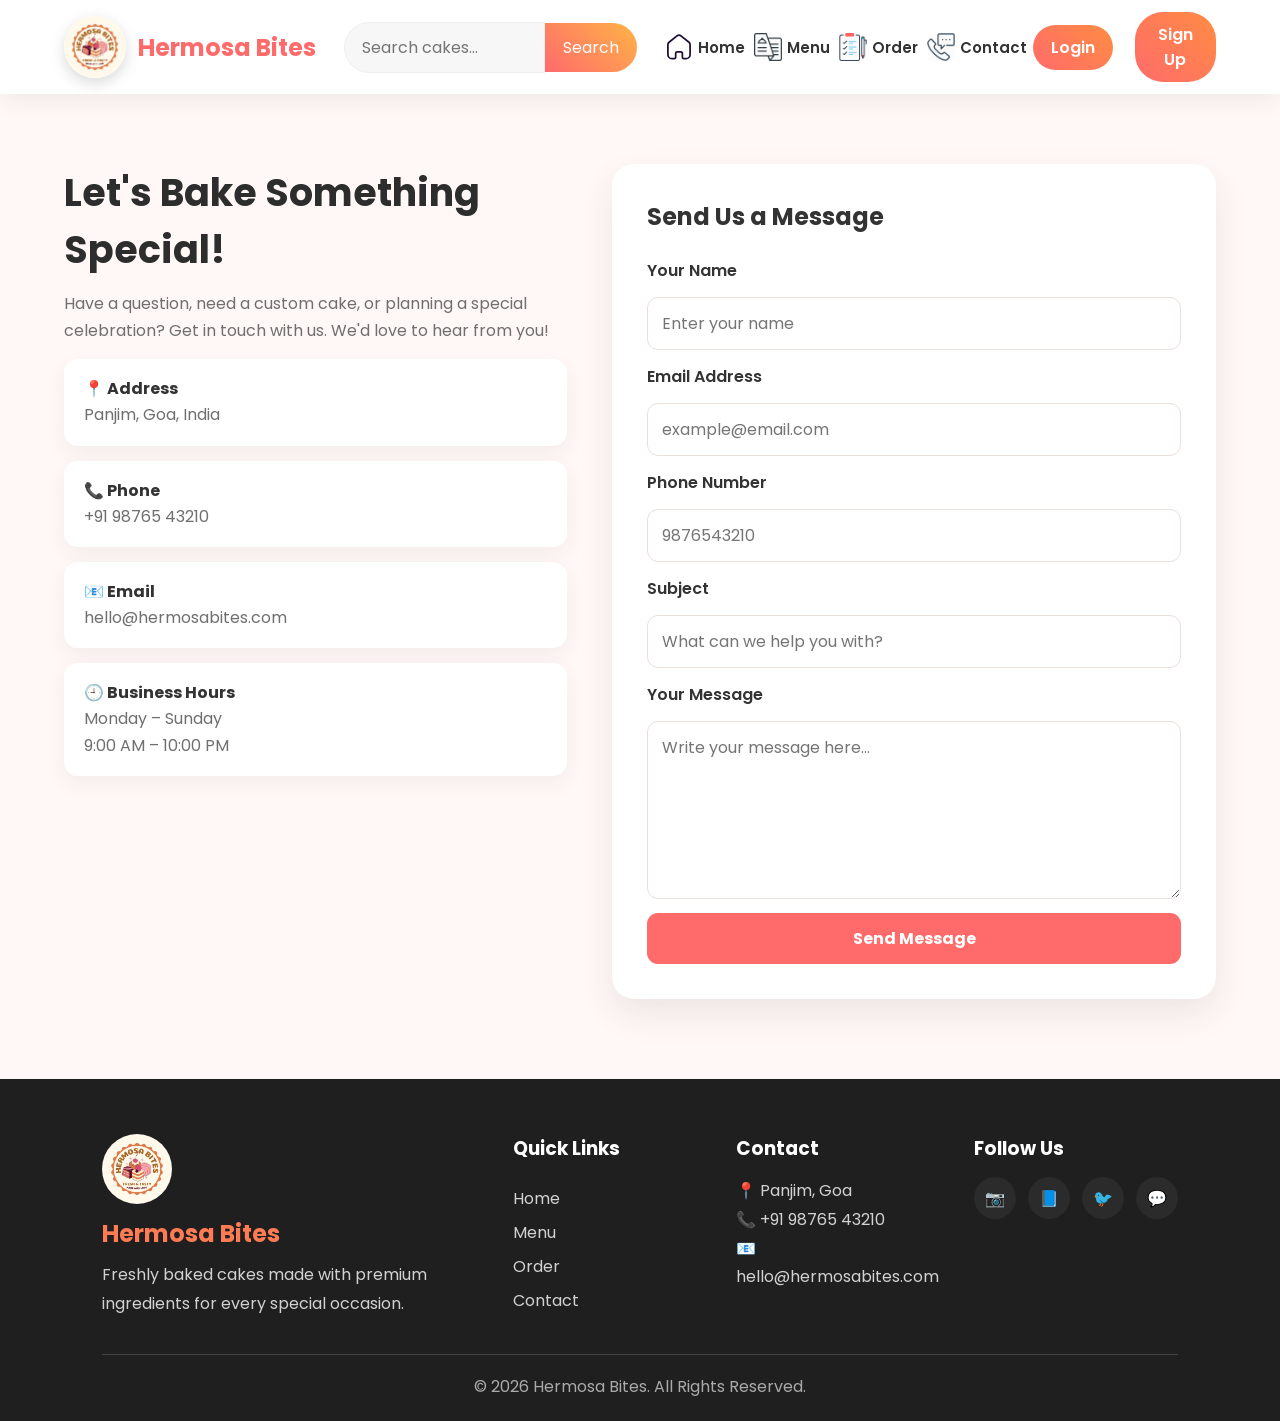
<file: contact.html>
<!DOCTYPE html>
<html lang="en">

<head>
    <meta charset="UTF-8">
    <meta name="viewport" content="width=device-width, initial-scale=1.0">

    <title>Contact Us | Hermosa Bites</title>

    <link rel="stylesheet" href="styles.css">
</head>

<body>

<header>

    <nav class="navbar">

        <div class="logo">
            <img src="hermosabites.png" alt="Hermosa Bites">
            <h2>Hermosa Bites</h2>
        </div>

        <div class="search-container">

            <input
                type="text"
                class="search-input"
                placeholder="Search cakes..."
            >

            <button class="search-button">
                Search
            </button>

        </div>

        <div class="user-menu">

            <ul>

                <li>
                    <a href="index.html">
                        <img src="home.svg" alt="Home">
                        <span>Home</span>
                    </a>
                </li>

                <li>
                    <a href="menu.html">
                        <img src="Menu.png" alt="Menu">
                        <span>Menu</span>
                    </a>
                </li>

                <li>
                    <a href="order.html">
                        <img src="Order.png" alt="Order">
                        <span>Order</span>
                    </a>
                </li>

                <li>
                    <a href="contact.html">
                        <img src="contact.png" alt="Contact">
                        <span>Contact</span>
                    </a>
                </li>

                <li>
                    <button id="loginBtn" class="button">
                        Login
                    </button>
                </li>

                <li>
                    <button id="signupBtn" class="button">
                        Sign Up
                    </button>
                </li>

            </ul>

        </div>

    </nav>

</header>


<!-- =========================
     CONTACT SECTION
========================= -->

<section class="contact-section">


    <!-- CONTACT INFORMATION -->

    <div class="contact-content">

        <h2>
            Let's Bake Something Special!
        </h2>

        <p>
            Have a question, need a custom cake, or planning
            a special celebration? Get in touch with us.
            We'd love to hear from you!
        </p>


        <div class="contact-box">

            <strong>📍 Address</strong>

            <p>
                Panjim, Goa, India
            </p>

        </div>


        <div class="contact-box">

            <strong>📞 Phone</strong>

            <p>
                +91 98765 43210
            </p>

        </div>


        <div class="contact-box">

            <strong>📧 Email</strong>

            <p>
                hello@hermosabites.com
            </p>

        </div>


        <div class="contact-box">

            <strong>🕘 Business Hours</strong>

            <p>
                Monday – Sunday<br>
                9:00 AM – 10:00 PM
            </p>

        </div>

    </div>


    <!-- CONTACT FORM -->

    <form id="contactForm">

        <h2>
            Send Us a Message
        </h2>


        <label for="contactName">
            Your Name
        </label>

        <input
            type="text"
            id="contactName"
            name="name"
            placeholder="Enter your name"
            required
        >


        <label for="contactEmail">
            Email Address
        </label>

        <input
            type="email"
            id="contactEmail"
            name="email"
            placeholder="example@email.com"
            required
        >


        <label for="contactPhone">
            Phone Number
        </label>

        <input
            type="tel"
            id="contactPhone"
            name="phone"
            placeholder="9876543210"
        >


        <label for="contactSubject">
            Subject
        </label>

        <input
            type="text"
            id="contactSubject"
            name="subject"
            placeholder="What can we help you with?"
            required
        >


        <label for="contactMessage">
            Your Message
        </label>

        <textarea
            id="contactMessage"
            name="message"
            rows="6"
            placeholder="Write your message here..."
            required
        ></textarea>


        <input
            type="submit"
            value="Send Message"
        >

    </form>

</section>


<!-- =========================
     FOOTER
========================= -->

<footer class="footer">

    <div class="footer-container">


        <div class="footer-about">

            <img
                src="hermosabites.png"
                alt="Hermosa Bites"
            >

            <h2>
                Hermosa Bites
            </h2>

            <p>
                Freshly baked cakes made with premium
                ingredients for every special occasion.
            </p>

        </div>


        <div class="footer-links">

            <h3>
                Quick Links
            </h3>

            <a href="index.html">
                Home
            </a>

            <a href="menu.html">
                Menu
            </a>

            <a href="order.html">
                Order
            </a>

            <a href="contact.html">
                Contact
            </a>

        </div>


        <div class="footer-contact">

            <h3>
                Contact
            </h3>

            <p>
                📍 Panjim, Goa
            </p>

            <p>
                📞 +91 98765 43210
            </p>

            <p>
                📧 hello@hermosabites.com
            </p>

        </div>


        <div class="footer-social">

            <h3>
                Follow Us
            </h3>

            <div class="social-icons">

                <a href="#">📷</a>
                <a href="#">📘</a>
                <a href="#">🐦</a>
                <a href="#">💬</a>

            </div>

        </div>

    </div>


    <hr>


    <p class="copyright">
        © 2026 Hermosa Bites. All Rights Reserved.
    </p>

</footer>


<!-- =========================
     LOGIN MODAL
========================= -->

<div id="loginModal" class="modal">

    <div class="modal-content">

        <span class="close">
            &times;
        </span>

        <h2>
            Welcome Back
        </h2>

        <form>

            <label for="loginUsername">
                Username
            </label>

            <input
                type="text"
                id="loginUsername"
                placeholder="Enter username"
                required
            >

            <label for="loginPassword">
                Password
            </label>

            <input
                type="password"
                id="loginPassword"
                placeholder="Enter password"
                required
            >

            <input
                type="submit"
                value="Login"
            >

        </form>

    </div>

</div>


<!-- =========================
     SIGNUP MODAL
========================= -->

<div id="signupModal" class="modal">

    <div class="modal-content">

        <span class="close">
            &times;
        </span>

        <h2>
            Create Account
        </h2>

        <form>

            <label for="signupUsername">
                Username
            </label>

            <input
                type="text"
                id="signupUsername"
                placeholder="Choose a username"
                required
            >

            <label for="signupEmail">
                Email
            </label>

            <input
                type="email"
                id="signupEmail"
                placeholder="Enter your email"
                required
            >

            <label for="signupPassword">
                Password
            </label>

            <input
                type="password"
                id="signupPassword"
                placeholder="Create a password"
                required
            >

            <input
                type="submit"
                value="Create Account"
            >

        </form>

    </div>

</div>


<script src="index.js"></script>

</body>
</html>
</file>
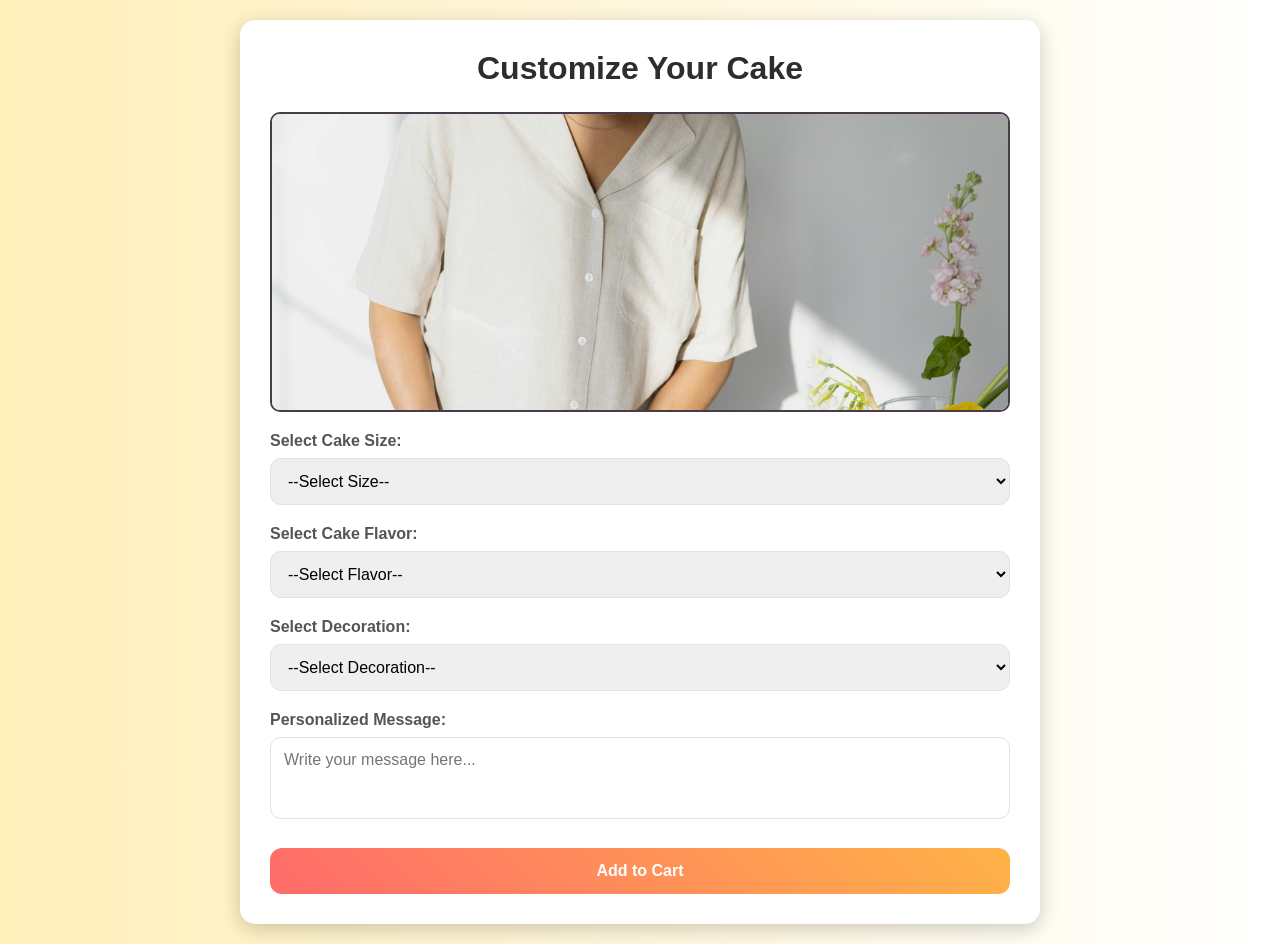
<file: custom.html>
<!DOCTYPE html>
<html lang="en">
<head>
    <meta charset="UTF-8">
    <meta name="viewport" content="width=device-width, initial-scale=1.0">
    <title>Cake Customization</title>
    <link rel="stylesheet" href="styles.css"> 
    <style>
        body {
    font-family: 'Segoe UI', Tahoma, Geneva, Verdana, sans-serif;
    background: linear-gradient(to right, #ffefba, #ffffff);
    margin: 0;
    padding: 20px;
}

.customization-container {
    background: white;
    border-radius: 15px;
    box-shadow: 0 5px 20px rgba(0, 0, 0, 0.2);
    padding: 30px;
    max-width: 800px;
    margin: auto;
}

h2 {
    text-align: center;
    color: #302a30;
    margin-bottom: 20px;
    font-size: 28px;
}

.selected-cake {
    text-align: center;
    margin-bottom: 20px;
}

.selected-cake img {
    max-width: 100%;
    height: 300px;
    border-radius: 10px;
    border: 2px solid #4a3b4a; /* Border around image */
}

.form-group {
    margin-bottom: 20px;
}

label {
    display: block;
    margin-bottom: 5px;
    font-weight: bold;
    color: #555;
}

select, textarea {
    width: 100%;
    padding: 12px;
    border: 2px solid #a1609b;
    border-radius: 8px;
    font-size: 16px;
    transition: border-color 0.3s;
}

select:focus, textarea:focus {
    border-color: #7467cea4;
    outline: none;
}

textarea {
    resize: none;
}

button {
    background: linear-gradient(to right, #fe00c3, #3e3c38);
    color: white;
    padding: 12px 15px;
    border: none;
    border-radius: 8px;
    cursor: pointer;
    font-size: 16px;
    transition: all 0.3s, transform 0.2s;
    width: 100%;
}

button:hover {
    background: linear-gradient(to right, #52145b, #605d52);
    transform: translateY(-2px);
}

button:active {
    transform: translateY(0);
    background: #c69d00; /* Darker shade on click */
}

    </style>
</head>
<body>
    <div class="customization-container">
        <h2>Customize Your Cake</h2>
        
        <div class="selected-cake">
            <img id="selected-cake-image" src="custom_cake.jpg"  alt="Selected Cake"> <!-- Default image -->
        </div>

        <form id="cake-customization-form">
            <div class="form-group">
                <label for="cake-size">Select Cake Size:</label>
                <select id="cake-size" name="cake-size" required>
                    <option value="">--Select Size--</option>
                    <option value="small">Small (6 inches)</option>
                    <option value="medium">Medium (8 inches)</option>
                    <option value="large">Large (10 inches)</option>
                </select>
            </div>

            <div class="form-group">
                <label for="cake-flavor">Select Cake Flavor:</label>
                <select id="cake-flavor" name="cake-flavor" required>
                    <option value="">--Select Flavor--</option>
                    <option value="chocolate">Chocolate</option>
                    <option value="vanilla">Vanilla</option>
                    <option value="red-velvet">Red Velvet</option>
                    <option value="carrot">Carrot</option>
                </select>
            </div>

            <div class="form-group">
                <label for="cake-decoration">Select Decoration:</label>
                <select id="cake-decoration" name="cake-decoration">
                    <option value="">--Select Decoration--</option>
                    <option value="none">None</option>
                    <option value="sprinkles">Sprinkles</option>
                    <option value="fruits">Fruits</option>
                    <option value="flowers">Flowers</option>
                </select>
            </div>

            <div class="form-group">
                <label for="personal-message">Personalized Message:</label>
                <textarea id="personal-message" name="personal-message" rows="3" placeholder="Write your message here..."></textarea>
            </div>

            <button type="submit">Add to Cart</button>
        </form>
    </div>

    <script src="index.js"></script> <!-- Link to your external JavaScript -->
</body>
</html>
</file>
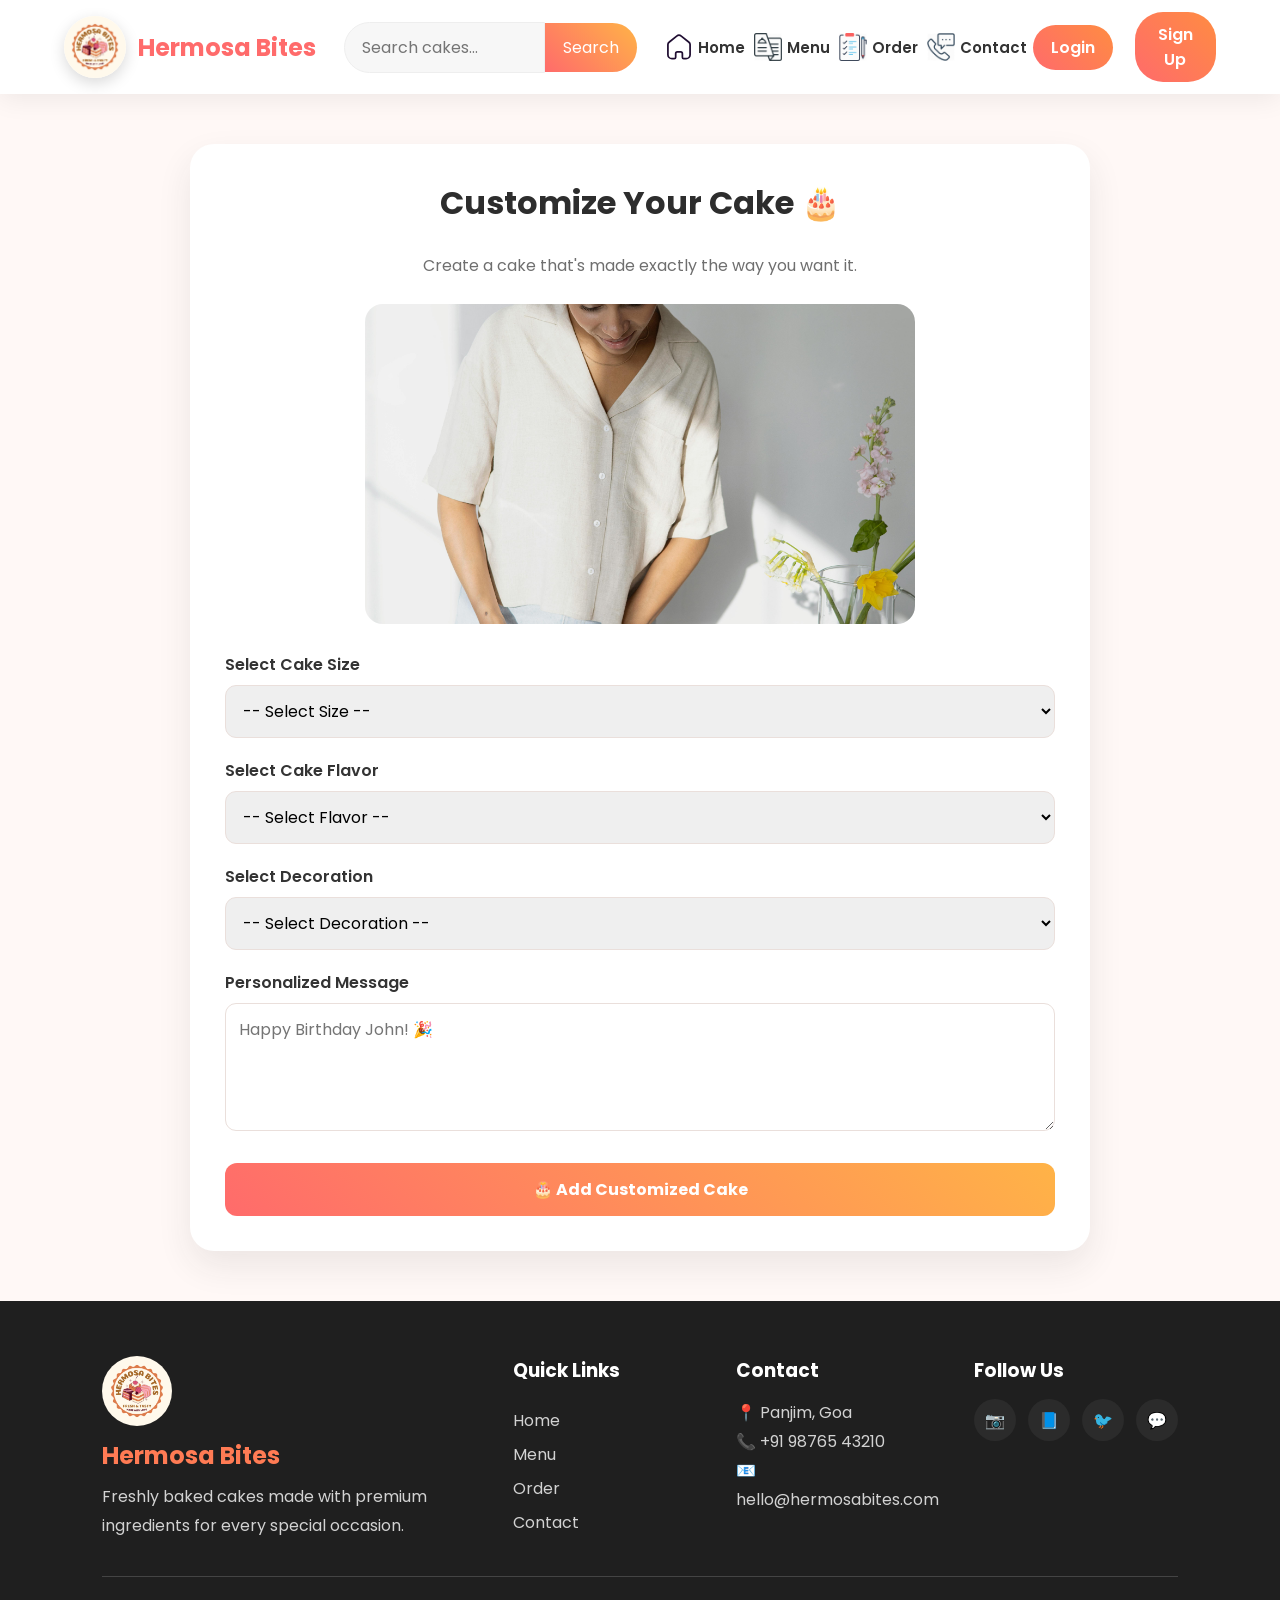
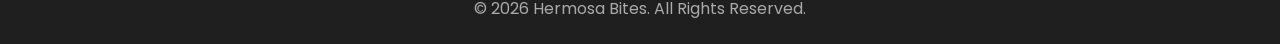
<file: customize.html>
<!DOCTYPE html>
<html lang="en">

<head>
    <meta charset="UTF-8">
    <meta name="viewport" content="width=device-width, initial-scale=1.0">

    <title>Customize Your Cake | Hermosa Bites</title>

    <link rel="stylesheet" href="styles.css">
</head>

<body>

<header>

    <nav class="navbar">

        <div class="logo">
            <img src="hermosabites.png" alt="Hermosa Bites">
            <h2>Hermosa Bites</h2>
        </div>

        <div class="search-container">

            <input
                type="text"
                class="search-input"
                placeholder="Search cakes..."
            >

            <button class="search-button">
                Search
            </button>

        </div>

        <div class="user-menu">

            <ul>

                <li>
                    <a href="index.html">
                        <img src="home.svg" alt="Home">
                        <span>Home</span>
                    </a>
                </li>

                <li>
                    <a href="menu.html">
                        <img src="Menu.png" alt="Menu">
                        <span>Menu</span>
                    </a>
                </li>

                <li>
                    <a href="order.html">
                        <img src="Order.png" alt="Order">
                        <span>Order</span>
                    </a>
                </li>

                <li>
                    <a href="contact.html">
                        <img src="contact.png" alt="Contact">
                        <span>Contact</span>
                    </a>
                </li>

                <li>
                    <button id="loginBtn" class="button">
                        Login
                    </button>
                </li>

                <li>
                    <button id="signupBtn" class="button">
                        Sign Up
                    </button>
                </li>

            </ul>

        </div>

    </nav>

</header>


<!-- =========================
     CUSTOMIZATION
========================= -->

<main class="customization-container">

    <h2>Customize Your Cake 🎂</h2>

    <p style="text-align:center; margin-bottom:25px;">
        Create a cake that's made exactly the way you want it.
    </p>


    <div class="selected-cake">

        <img
            id="selected-cake-image"
            src="custom_cake.jpg"
            alt="Your customized cake"
        >

    </div>


    <form id="cake-customization-form">


        <div class="form-group">

            <label for="cake-size">
                Select Cake Size
            </label>

            <select
                id="cake-size"
                name="cake-size"
                required
            >

                <option value="">
                    -- Select Size --
                </option>

                <option value="small">
                    Small — 6 inches
                </option>

                <option value="medium">
                    Medium — 8 inches
                </option>

                <option value="large">
                    Large — 10 inches
                </option>

            </select>

        </div>


        <div class="form-group">

            <label for="cake-flavor">
                Select Cake Flavor
            </label>

            <select
                id="cake-flavor"
                name="cake-flavor"
                required
            >

                <option value="">
                    -- Select Flavor --
                </option>

                <option value="chocolate">
                    Chocolate
                </option>

                <option value="vanilla">
                    Vanilla
                </option>

                <option value="red-velvet">
                    Red Velvet
                </option>

                <option value="carrot">
                    Carrot
                </option>

            </select>

        </div>


        <div class="form-group">

            <label for="cake-decoration">
                Select Decoration
            </label>

            <select
                id="cake-decoration"
                name="cake-decoration"
            >

                <option value="">
                    -- Select Decoration --
                </option>

                <option value="none">
                    None
                </option>

                <option value="sprinkles">
                    Sprinkles
                </option>

                <option value="fruits">
                    Fresh Fruits
                </option>

                <option value="flowers">
                    Edible Flowers
                </option>

            </select>

        </div>


        <div class="form-group">

            <label for="personal-message">
                Personalized Message
            </label>

            <textarea
                id="personal-message"
                name="personal-message"
                rows="4"
                maxlength="100"
                placeholder="Happy Birthday John! 🎉"
            ></textarea>

        </div>


        <button type="submit">
            🎂 Add Customized Cake
        </button>

    </form>

</main>


<!-- =========================
     FOOTER
========================= -->

<footer class="footer">

    <div class="footer-container">

        <div class="footer-about">

            <img
                src="hermosabites.png"
                alt="Hermosa Bites"
            >

            <h2>Hermosa Bites</h2>

            <p>
                Freshly baked cakes made with premium
                ingredients for every special occasion.
            </p>

        </div>


        <div class="footer-links">

            <h3>Quick Links</h3>

            <a href="index.html">Home</a>
            <a href="menu.html">Menu</a>
            <a href="order.html">Order</a>
            <a href="contact.html">Contact</a>

        </div>


        <div class="footer-contact">

            <h3>Contact</h3>

            <p>📍 Panjim, Goa</p>
            <p>📞 +91 98765 43210</p>
            <p>📧 hello@hermosabites.com</p>

        </div>


        <div class="footer-social">

            <h3>Follow Us</h3>

            <div class="social-icons">

                <a href="#">📷</a>
                <a href="#">📘</a>
                <a href="#">🐦</a>
                <a href="#">💬</a>

            </div>

        </div>

    </div>

    <hr>

    <p class="copyright">
        © 2026 Hermosa Bites. All Rights Reserved.
    </p>

</footer>


<!-- LOGIN -->

<div id="loginModal" class="modal">

    <div class="modal-content">

        <span class="close">&times;</span>

        <h2>Welcome Back</h2>

        <form>

            <label for="loginUsername">
                Username
            </label>

            <input
                type="text"
                id="loginUsername"
                placeholder="Enter username"
                required
            >

            <label for="loginPassword">
                Password
            </label>

            <input
                type="password"
                id="loginPassword"
                placeholder="Enter password"
                required
            >

            <input
                type="submit"
                value="Login"
            >

        </form>

    </div>

</div>


<!-- SIGN UP -->

<div id="signupModal" class="modal">

    <div class="modal-content">

        <span class="close">&times;</span>

        <h2>Create Account</h2>

        <form>

            <label for="signupUsername">
                Username
            </label>

            <input
                type="text"
                id="signupUsername"
                placeholder="Choose a username"
                required
            >

            <label for="signupEmail">
                Email
            </label>

            <input
                type="email"
                id="signupEmail"
                placeholder="Enter your email"
                required
            >

            <label for="signupPassword">
                Password
            </label>

            <input
                type="password"
                id="signupPassword"
                placeholder="Create a password"
                required
            >

            <input
                type="submit"
                value="Create Account"
            >

        </form>

    </div>

</div>


<script src="index.js"></script>

</body>
</html>
</file>
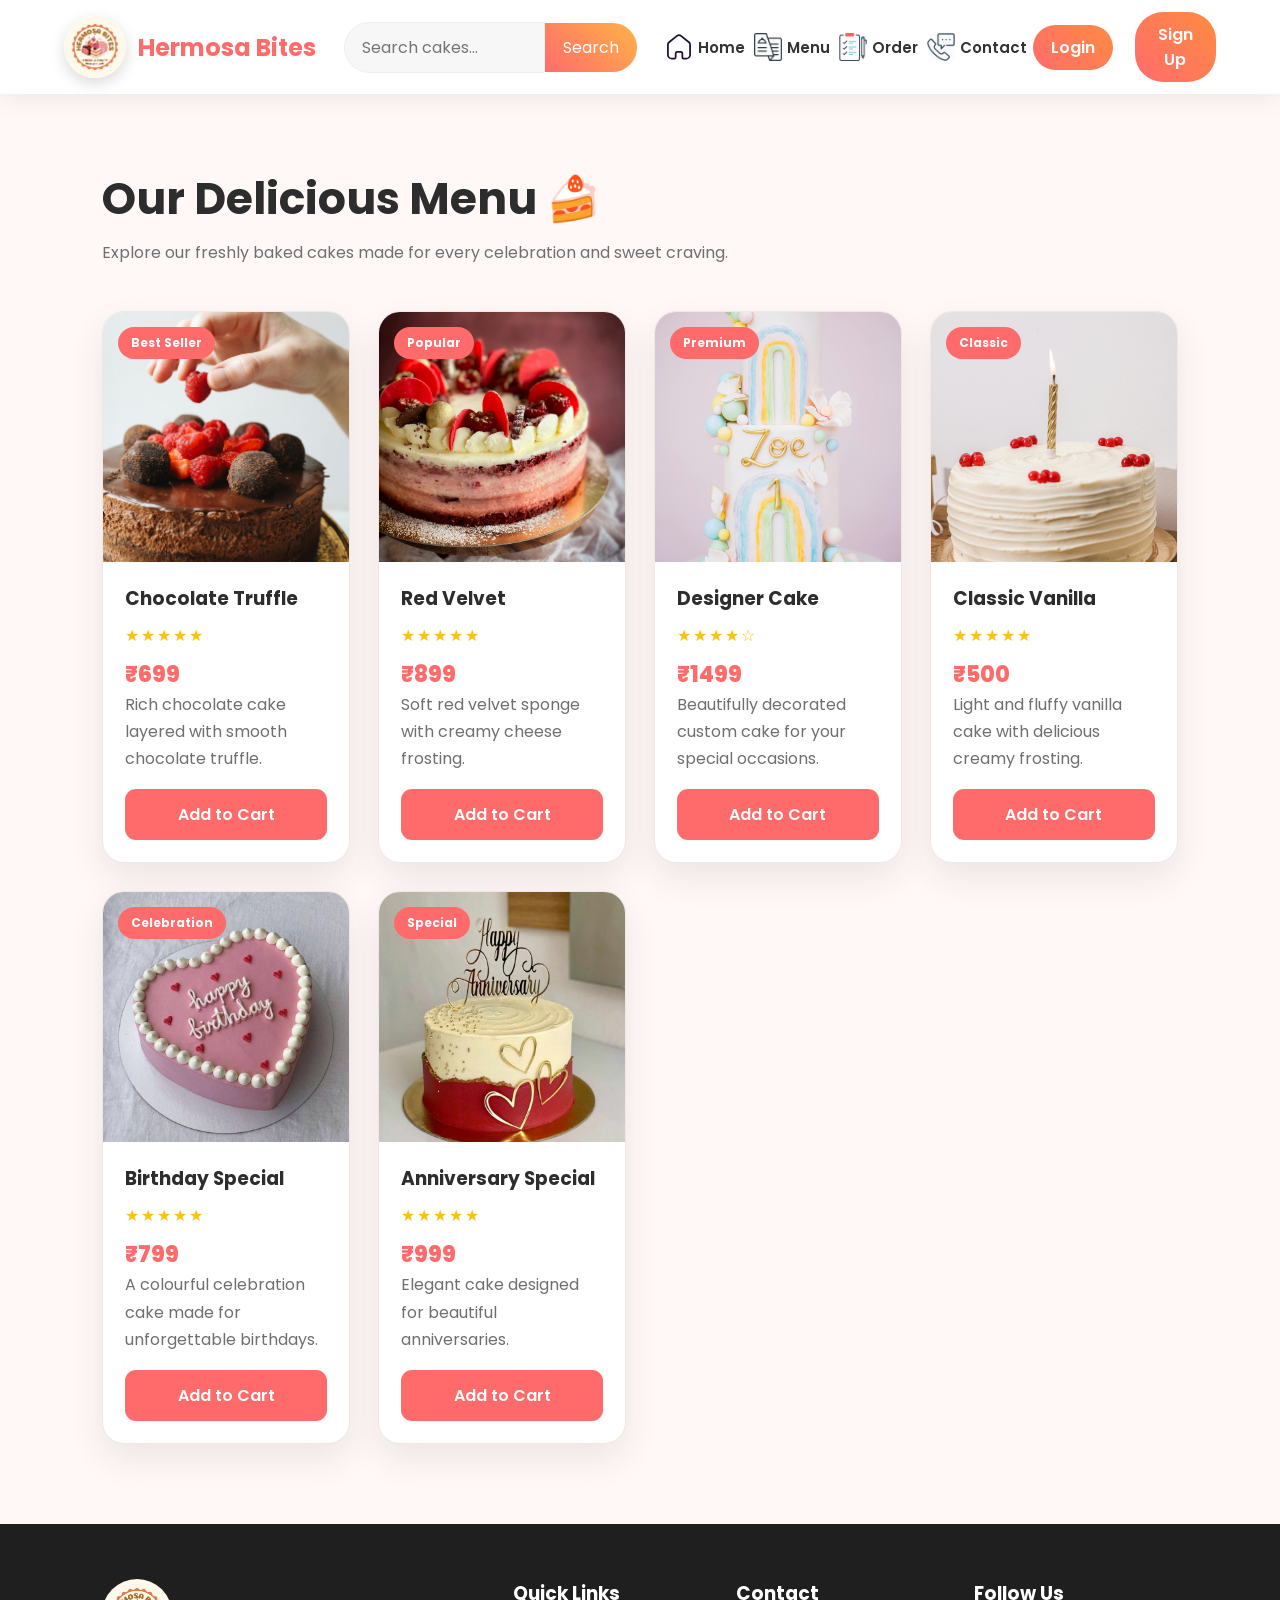
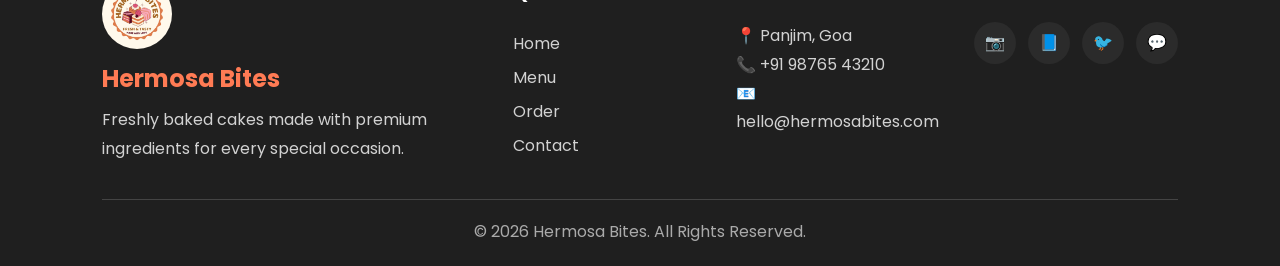
<file: menu.html>
<!DOCTYPE html>
<html lang="en">

<head>
    <meta charset="UTF-8">
    <meta name="viewport" content="width=device-width, initial-scale=1.0">

    <title>Our Menu | Hermosa Bites</title>

    <link rel="stylesheet" href="styles.css">
</head>

<body>

<!-- =========================
     NAVBAR
========================= -->

<header>

    <nav class="navbar">

        <div class="logo">
            <img src="hermosabites.png" alt="Hermosa Bites">
            <h2>Hermosa Bites</h2>
        </div>

        <div class="search-container">

            <input
                type="text"
                class="search-input"
                placeholder="Search cakes..."
                aria-label="Search cakes"
            >

            <button class="search-button" type="button">
                Search
            </button>

        </div>

        <div class="user-menu">

            <ul>

                <li>
                    <a href="index.html">
                        <img src="home.svg" alt="Home">
                        <span>Home</span>
                    </a>
                </li>

                <li>
                    <a href="menu.html">
                        <img src="Menu.png" alt="Menu">
                        <span>Menu</span>
                    </a>
                </li>

                <li>
                    <a href="order.html">
                        <img src="Order.png" alt="Order">
                        <span>Order</span>
                    </a>
                </li>

                <li>
                    <a href="contact.html">
                        <img src="contact.png" alt="Contact">
                        <span>Contact</span>
                    </a>
                </li>

                <li>
                    <button id="loginBtn" class="button">
                        Login
                    </button>
                </li>

                <li>
                    <button id="signupBtn" class="button">
                        Sign Up
                    </button>
                </li>

            </ul>

        </div>

    </nav>

</header>


<!-- =========================
     MENU
========================= -->

<main>

    <section class="menu-section">

        <h1>Our Delicious Menu 🍰</h1>

        <p>
            Explore our freshly baked cakes made for every
            celebration and sweet craving.
        </p>


        <div class="products">


            <!-- CHOCOLATE -->

            <div class="product-card">

                <span class="badge">
                    Best Seller
                </span>

                <img
                    src="chocolate.jpg"
                    alt="Chocolate Truffle Cake"
                >

                <div class="product-info">

                    <h3>
                        Chocolate Truffle
                    </h3>

                    <div class="rating">
                        ★★★★★
                    </div>

                    <div class="price">
                        ₹699
                    </div>

                    <p>
                        Rich chocolate cake layered
                        with smooth chocolate truffle.
                    </p>

                    <button class="add-cart">
                        Add to Cart
                    </button>

                </div>

            </div>


            <!-- RED VELVET -->

            <div class="product-card">

                <span class="badge">
                    Popular
                </span>

                <img
                    src="red_velvet2.jpg"
                    alt="Red Velvet Cake"
                >

                <div class="product-info">

                    <h3>
                        Red Velvet
                    </h3>

                    <div class="rating">
                        ★★★★★
                    </div>

                    <div class="price">
                        ₹899
                    </div>

                    <p>
                        Soft red velvet sponge with
                        creamy cheese frosting.
                    </p>

                    <button class="add-cart">
                        Add to Cart
                    </button>

                </div>

            </div>


            <!-- DESIGNER -->

            <div class="product-card">

                <span class="badge">
                    Premium
                </span>

                <img
                    src="designer.jpg"
                    alt="Designer Cake"
                >

                <div class="product-info">

                    <h3>
                        Designer Cake
                    </h3>

                    <div class="rating">
                        ★★★★☆
                    </div>

                    <div class="price">
                        ₹1499
                    </div>

                    <p>
                        Beautifully decorated custom cake
                        for your special occasions.
                    </p>

                    <button class="add-cart">
                        Add to Cart
                    </button>

                </div>

            </div>


            <!-- VANILLA -->

            <div class="product-card">

                <span class="badge">
                    Classic
                </span>

                <img
                    src="classic_vanilla (1).jpg"
                    alt="Classic Vanilla Cake"
                >

                <div class="product-info">

                    <h3>
                        Classic Vanilla
                    </h3>

                    <div class="rating">
                        ★★★★★
                    </div>

                    <div class="price">
                        ₹500
                    </div>

                    <p>
                        Light and fluffy vanilla cake
                        with delicious creamy frosting.
                    </p>

                    <button class="add-cart">
                        Add to Cart
                    </button>

                </div>

            </div>


            <!-- BIRTHDAY -->

            <div class="product-card">

                <span class="badge">
                    Celebration
                </span>

                <img
                    src="birthday.jpeg"
                    alt="Birthday Cake"
                >

                <div class="product-info">

                    <h3>
                        Birthday Special
                    </h3>

                    <div class="rating">
                        ★★★★★
                    </div>

                    <div class="price">
                        ₹799
                    </div>

                    <p>
                        A colourful celebration cake
                        made for unforgettable birthdays.
                    </p>

                    <button class="add-cart">
                        Add to Cart
                    </button>

                </div>

            </div>


            <!-- ANNIVERSARY -->

            <div class="product-card">

                <span class="badge">
                    Special
                </span>

                <img
                    src="anniversary.jpeg"
                    alt="Anniversary Cake"
                >

                <div class="product-info">

                    <h3>
                        Anniversary Special
                    </h3>

                    <div class="rating">
                        ★★★★★
                    </div>

                    <div class="price">
                        ₹999
                    </div>

                    <p>
                        Elegant cake designed for
                        beautiful anniversaries.
                    </p>

                    <button class="add-cart">
                        Add to Cart
                    </button>

                </div>

            </div>

        </div>

    </section>

</main>


<!-- =========================
     FOOTER
========================= -->

<footer class="footer">

    <div class="footer-container">


        <div class="footer-about">

            <img
                src="hermosabites.png"
                alt="Hermosa Bites"
            >

            <h2>
                Hermosa Bites
            </h2>

            <p>
                Freshly baked cakes made with premium
                ingredients for every special occasion.
            </p>

        </div>


        <div class="footer-links">

            <h3>
                Quick Links
            </h3>

            <a href="index.html">
                Home
            </a>

            <a href="menu.html">
                Menu
            </a>

            <a href="order.html">
                Order
            </a>

            <a href="contact.html">
                Contact
            </a>

        </div>


        <div class="footer-contact">

            <h3>
                Contact
            </h3>

            <p>
                📍 Panjim, Goa
            </p>

            <p>
                📞 +91 98765 43210
            </p>

            <p>
                📧 hello@hermosabites.com
            </p>

        </div>


        <div class="footer-social">

            <h3>
                Follow Us
            </h3>

            <div class="social-icons">

                <a href="#" aria-label="Instagram">
                    📷
                </a>

                <a href="#" aria-label="Facebook">
                    📘
                </a>

                <a href="#" aria-label="Twitter">
                    🐦
                </a>

                <a href="#" aria-label="WhatsApp">
                    💬
                </a>

            </div>

        </div>

    </div>


    <hr>


    <p class="copyright">
        © 2026 Hermosa Bites. All Rights Reserved.
    </p>

</footer>


<!-- =========================
     LOGIN MODAL
========================= -->

<div id="loginModal" class="modal">

    <div class="modal-content">

        <span class="close">
            &times;
        </span>

        <h2>
            Welcome Back
        </h2>

        <form>

            <label for="loginUsername">
                Username
            </label>

            <input
                type="text"
                id="loginUsername"
                placeholder="Enter username"
                required
            >

            <label for="loginPassword">
                Password
            </label>

            <input
                type="password"
                id="loginPassword"
                placeholder="Enter password"
                required
            >

            <input
                type="submit"
                value="Login"
            >

        </form>

    </div>

</div>


<!-- =========================
     SIGN UP MODAL
========================= -->

<div id="signupModal" class="modal">

    <div class="modal-content">

        <span class="close">
            &times;
        </span>

        <h2>
            Create Account
        </h2>

        <form>

            <label for="signupUsername">
                Username
            </label>

            <input
                type="text"
                id="signupUsername"
                placeholder="Choose a username"
                required
            >

            <label for="signupEmail">
                Email
            </label>

            <input
                type="email"
                id="signupEmail"
                placeholder="Enter your email"
                required
            >

            <label for="signupPassword">
                Password
            </label>

            <input
                type="password"
                id="signupPassword"
                placeholder="Create a password"
                required
            >

            <input
                type="submit"
                value="Create Account"
            >

        </form>

    </div>

</div>


<script src="index.js"></script>

</body>

</html>
</file>
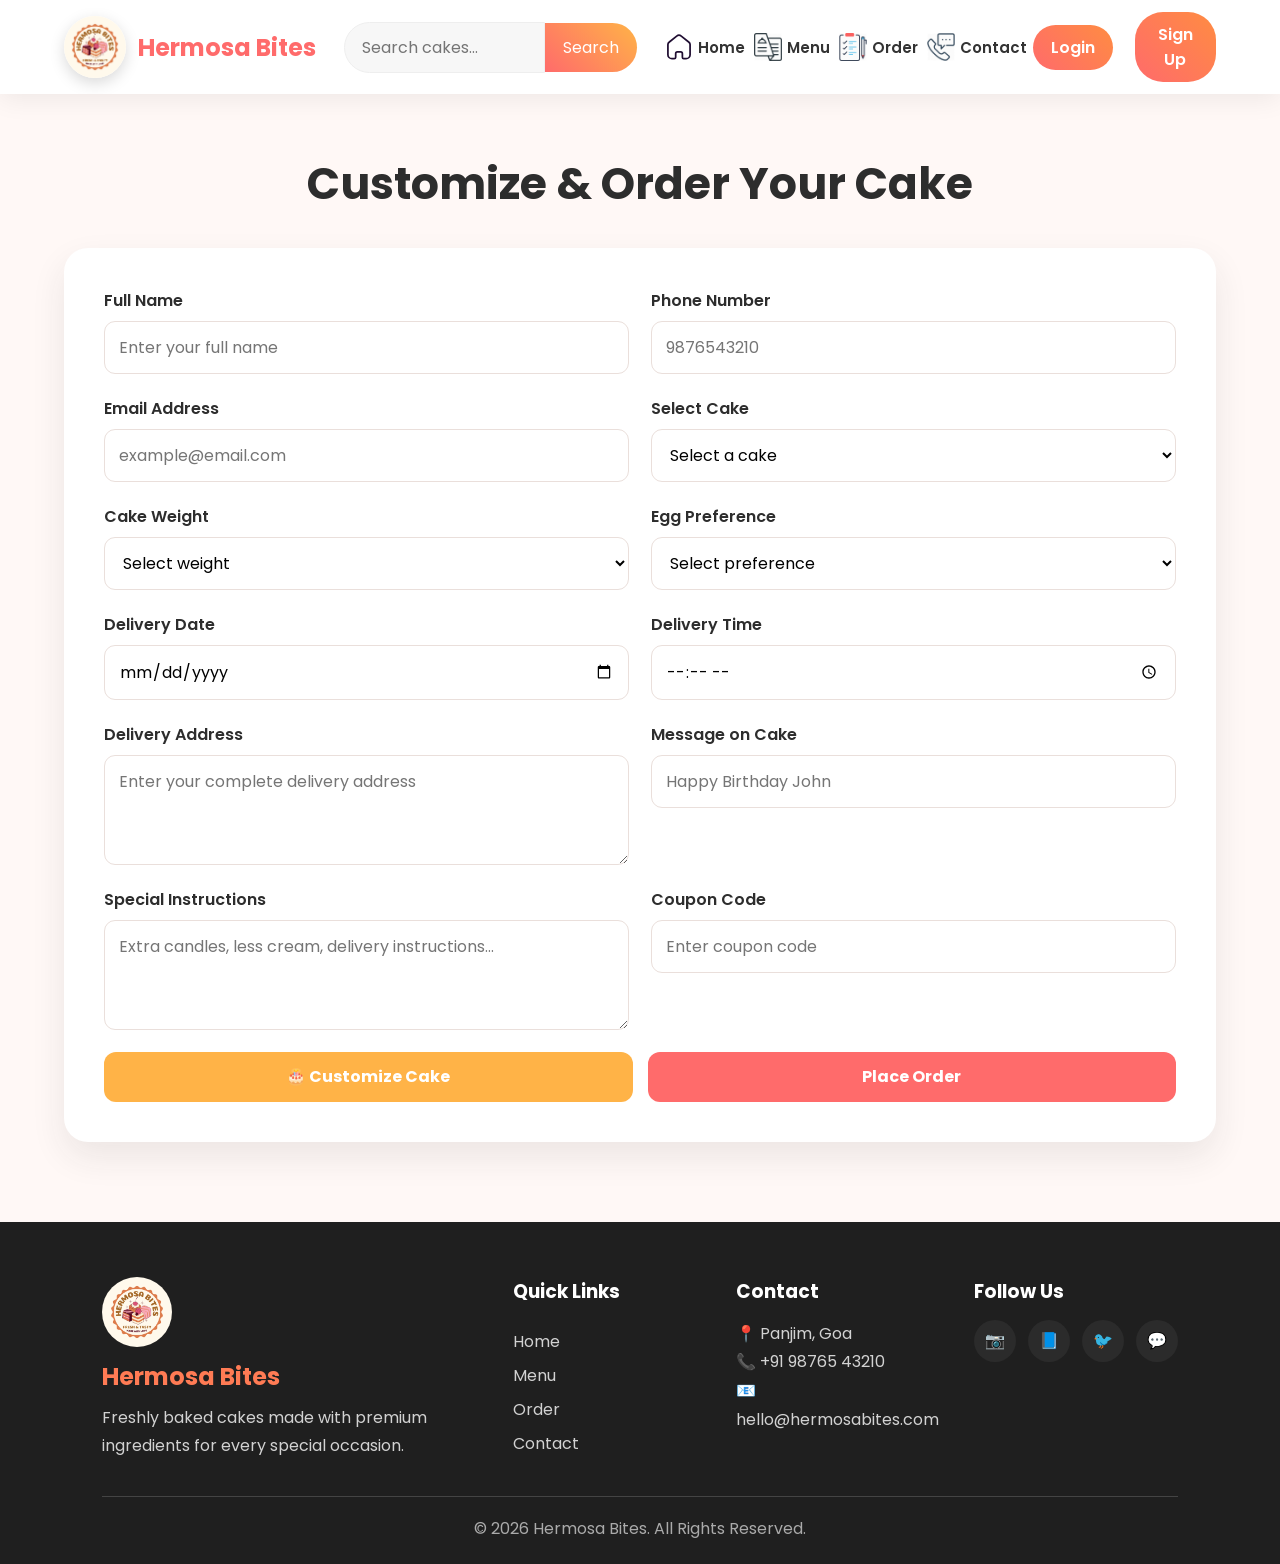
<file: order.html>
<!DOCTYPE html>
<html lang="en">

<head>
    <meta charset="UTF-8">
    <meta name="viewport" content="width=device-width, initial-scale=1.0">

    <title>Order Online | Hermosa Bites</title>

    <link rel="stylesheet" href="styles.css">
</head>

<body>

<!-- =========================
     NAVBAR
========================= -->

<header>

    <nav class="navbar">

        <div class="logo">

            <img src="hermosabites.png" alt="Hermosa Bites">

            <h2>Hermosa Bites</h2>

        </div>


        <div class="search-container">

            <input
                type="text"
                class="search-input"
                placeholder="Search cakes..."
            >

            <button class="search-button">
                Search
            </button>

        </div>


        <div class="user-menu">

            <ul>

                <li>
                    <a href="index.html">
                        <img src="home.svg" alt="Home">
                        <span>Home</span>
                    </a>
                </li>

                <li>
                    <a href="menu.html">
                        <img src="Menu.png" alt="Menu">
                        <span>Menu</span>
                    </a>
                </li>

                <li>
                    <a href="order.html">
                        <img src="Order.png" alt="Order">
                        <span>Order</span>
                    </a>
                </li>

                <li>
                    <a href="contact.html">
                        <img src="contact.png" alt="Contact">
                        <span>Contact</span>
                    </a>
                </li>

                <li>
                    <button id="loginBtn" class="button">
                        Login
                    </button>
                </li>

                <li>
                    <button id="signupBtn" class="button">
                        Sign Up
                    </button>
                </li>

            </ul>

        </div>

    </nav>

</header>


<!-- =========================
     ORDER SECTION
========================= -->

<section class="order-form">

    <h1>Customize & Order Your Cake</h1>


    <form id="cakeOrderForm">


        <!-- NAME -->

        <div class="form-field">

            <label for="customerName">
                Full Name
            </label>

            <input
                type="text"
                id="customerName"
                name="customerName"
                placeholder="Enter your full name"
                required
            >

        </div>


        <!-- PHONE -->

        <div class="form-field">

            <label for="phone">
                Phone Number
            </label>

            <input
                type="tel"
                id="phone"
                name="phone"
                placeholder="9876543210"
                pattern="[0-9]{10}"
                required
            >

        </div>


        <!-- EMAIL -->

        <div class="form-field">

            <label for="email">
                Email Address
            </label>

            <input
                type="email"
                id="email"
                name="email"
                placeholder="example@email.com"
                required
            >

        </div>


        <!-- CAKE -->

        <div class="form-field">

            <label for="cake">
                Select Cake
            </label>

            <select id="cake" name="cake" required>

                <option value="">
                    Select a cake
                </option>

                <option value="Chocolate Truffle">
                    Chocolate Truffle
                </option>

                <option value="Red Velvet">
                    Red Velvet
                </option>

                <option value="Designer Cake">
                    Designer Cake
                </option>

                <option value="Classic Vanilla">
                    Classic Vanilla
                </option>

            </select>

        </div>


        <!-- WEIGHT -->

        <div class="form-field">

            <label for="weight">
                Cake Weight
            </label>

            <select id="weight" name="weight" required>

                <option value="">
                    Select weight
                </option>

                <option value="500g">
                    500 g
                </option>

                <option value="1kg">
                    1 Kg
                </option>

                <option value="2kg">
                    2 Kg
                </option>

                <option value="3kg">
                    3 Kg
                </option>

            </select>

        </div>


        <!-- EGG -->

        <div class="form-field">

            <label for="eggPreference">
                Egg Preference
            </label>

            <select
                id="eggPreference"
                name="eggPreference"
                required
            >

                <option value="">
                    Select preference
                </option>

                <option value="Egg">
                    Egg
                </option>

                <option value="Eggless">
                    Eggless
                </option>

            </select>

        </div>


        <!-- DATE -->

        <div class="form-field">

            <label for="deliveryDate">
                Delivery Date
            </label>

            <input
                type="date"
                id="deliveryDate"
                name="deliveryDate"
                required
            >

        </div>


        <!-- TIME -->

        <div class="form-field">

            <label for="deliveryTime">
                Delivery Time
            </label>

            <input
                type="time"
                id="deliveryTime"
                name="deliveryTime"
                required
            >

        </div>


        <!-- ADDRESS -->

        <div class="form-field">

            <label for="address">
                Delivery Address
            </label>

            <textarea
                id="address"
                name="address"
                placeholder="Enter your complete delivery address"
                required
            ></textarea>

        </div>


        <!-- CUSTOM MESSAGE -->

        <div class="form-field">

            <label for="cakeMessage">
                Message on Cake
            </label>

            <input
                type="text"
                id="cakeMessage"
                name="cakeMessage"
                placeholder="Happy Birthday John"
            >

        </div>


        <!-- SPECIAL INSTRUCTIONS -->

        <div class="form-field">

            <label for="instructions">
                Special Instructions
            </label>

            <textarea
                id="instructions"
                name="instructions"
                placeholder="Extra candles, less cream, delivery instructions..."
            ></textarea>

        </div>


        <!-- COUPON -->

        <div class="form-field">

            <label for="coupon">
                Coupon Code
            </label>

            <input
                type="text"
                id="coupon"
                name="coupon"
                placeholder="Enter coupon code"
            >

        </div>


        <!-- BUTTONS -->

        <div class="order-buttons">

            <a
                href="customize.html"
                class="customize-btn"
            >
                🎂 Customize Cake
            </a>

            <input
                type="submit"
                value="Place Order"
            >

        </div>

    </form>

</section>


<!-- =========================
     FOOTER
========================= -->

<footer class="footer">

    <div class="footer-container">


        <div class="footer-about">

            <img
                src="hermosabites.png"
                alt="Hermosa Bites"
            >

            <h2>Hermosa Bites</h2>

            <p>
                Freshly baked cakes made with premium
                ingredients for every special occasion.
            </p>

        </div>


        <div class="footer-links">

            <h3>Quick Links</h3>

            <a href="index.html">Home</a>

            <a href="menu.html">Menu</a>

            <a href="order.html">Order</a>

            <a href="contact.html">Contact</a>

        </div>


        <div class="footer-contact">

            <h3>Contact</h3>

            <p>📍 Panjim, Goa</p>

            <p>📞 +91 98765 43210</p>

            <p>📧 hello@hermosabites.com</p>

        </div>


        <div class="footer-social">

            <h3>Follow Us</h3>

            <div class="social-icons">

                <a href="#">📷</a>

                <a href="#">📘</a>

                <a href="#">🐦</a>

                <a href="#">💬</a>

            </div>

        </div>

    </div>


    <hr>

    <p class="copyright">
        © 2026 Hermosa Bites. All Rights Reserved.
    </p>

</footer>


<!-- =========================
     LOGIN MODAL
========================= -->

<div id="loginModal" class="modal">

    <div class="modal-content">

        <span class="close">
            &times;
        </span>

        <h2>Welcome Back</h2>

        <form>

            <label for="loginUsername">
                Username
            </label>

            <input
                type="text"
                id="loginUsername"
                placeholder="Enter username"
                required
            >

            <label for="loginPassword">
                Password
            </label>

            <input
                type="password"
                id="loginPassword"
                placeholder="Enter password"
                required
            >

            <input
                type="submit"
                value="Login"
            >

        </form>

    </div>

</div>


<!-- =========================
     SIGNUP MODAL
========================= -->

<div id="signupModal" class="modal">

    <div class="modal-content">

        <span class="close">
            &times;
        </span>

        <h2>Create Account</h2>

        <form>

            <label for="signupUsername">
                Username
            </label>

            <input
                type="text"
                id="signupUsername"
                placeholder="Choose a username"
                required
            >

            <label for="signupEmail">
                Email
            </label>

            <input
                type="email"
                id="signupEmail"
                placeholder="Enter your email"
                required
            >

            <label for="signupPassword">
                Password
            </label>

            <input
                type="password"
                id="signupPassword"
                placeholder="Create a password"
                required
            >

            <input
                type="submit"
                value="Create Account"
            >

        </form>

    </div>

</div>


<script src="index.js"></script>

</body>
</html>
</file>
<file: styles.css>
@import url('https://fonts.googleapis.com/css2?family=Poppins:wght@300;400;500;600;700;800&display=swap');

:root{
 --primary:#ff6b6b;
 --primary-dark:#ef4f4f;
 --accent:#ffb347;
 --dark:#2d2d2d;
 --muted:#6f6f6f;
 --bg:#fff8f6;
 --white:#fff;
 --border:#eadfdb;
 --shadow:0 15px 35px rgba(45,45,45,.09);
}

*{margin:0;padding:0;box-sizing:border-box}
html{scroll-behavior:smooth}
body{font-family:'Poppins',sans-serif;background:var(--bg);color:#333;overflow-x:hidden}
a{text-decoration:none;color:inherit}
img{display:block;max-width:100%}
button,input,select,textarea{font:inherit}

header{position:sticky;top:0;z-index:1000}

/* NAVBAR */
.navbar{
 min-height:88px;width:100%;padding:12px 5%;
 display:flex;align-items:center;justify-content:space-between;gap:28px;
 background:rgba(255,255,255,.96);backdrop-filter:blur(15px);
 box-shadow:0 5px 25px rgba(0,0,0,.07)
}
.logo{display:flex;align-items:center;gap:12px;flex-shrink:0}
.logo img{width:62px;height:62px;object-fit:cover;border-radius:50%;box-shadow:0 5px 15px rgba(0,0,0,.15)}
.logo h2{color:var(--primary);font-size:24px;white-space:nowrap}

.search-container{display:flex;align-items:center;width:min(330px,28vw)}
.search-input{width:100%;min-width:0;padding:12px 17px;border:1px solid #eee;outline:0;background:#f7f7f7;border-radius:28px 0 0 28px}
.search-input:focus{background:#fff;border-color:#ffc0b8}
.search-button{padding:12px 18px;border:0;cursor:pointer;color:#fff;background:linear-gradient(45deg,var(--primary),var(--accent));border-radius:0 28px 28px 0}
.user-menu ul{display:flex;align-items:center;gap:22px;list-style:none}
.user-menu li{text-align:center}
.user-menu li a{display:flex;align-items:center;gap:5px;font-size:15px;font-weight:600;transition:.25s}
.user-menu li a:hover{color:var(--primary)}
.user-menu li img{width:28px;height:28px;object-fit:contain}
.button{border:0;cursor:pointer;padding:10px 18px;border-radius:28px;color:#fff;background:linear-gradient(45deg,var(--primary),#ff8c42);font-weight:600;transition:.25s}
.button:hover{transform:translateY(-2px)}

section{padding:80px 8%}
section h1{color:var(--dark);font-size:44px;line-height:1.15;margin-bottom:14px}
section p{color:var(--muted);line-height:1.7}

/* HERO */
.hero{min-height:calc(100vh - 88px);display:flex;align-items:center;justify-content:space-between;gap:50px;padding:70px 8%;background:linear-gradient(135deg,#fff8f6,#ffe7ec)}
.hero-content{flex:1}
.hero-content span{display:inline-block;padding:9px 18px;margin-bottom:22px;background:#ffe1d6;color:var(--primary);border-radius:30px;font-weight:700}
.hero-content h1{max-width:700px;font-size:60px;line-height:1.08;margin-bottom:22px;color:var(--dark)}
.hero-content p{max-width:620px;font-size:17px;margin-bottom:30px}
.hero-buttons{display:flex;gap:15px;flex-wrap:wrap}
.primary-btn,.secondary-btn{display:inline-flex;align-items:center;justify-content:center;padding:14px 30px;border-radius:30px;font-weight:700;transition:.25s}
.primary-btn{background:var(--primary);color:#fff}
.secondary-btn{border:2px solid var(--primary);color:var(--primary)}
.primary-btn:hover,.secondary-btn:hover{transform:translateY(-3px)}
.hero-image{flex:1;display:flex;justify-content:center}
.hero-image img{width:90%;max-width:540px;animation:float 4s ease-in-out infinite}
@keyframes float{0%,100%{transform:translateY(0)}50%{transform:translateY(-14px)}}

/* CATEGORIES + PRODUCTS */
.cake-categories{text-align:center}
.categories{display:grid;grid-template-columns:repeat(3,1fr);gap:28px;margin-top:45px}
.category{background:#fff;border-radius:22px;overflow:hidden;box-shadow:var(--shadow);transition:.3s;cursor:pointer}
.category:hover{transform:translateY(-8px)}
.category img{width:100%;height:260px;object-fit:cover}
.category p{padding:18px;color:var(--dark);font-size:18px;font-weight:700}

.featured-products{text-align:center;background:#fff}
.products{display:grid;grid-template-columns:repeat(auto-fit,minmax(240px,1fr));gap:28px;margin-top:45px}
.product-card{position:relative;overflow:hidden;background:#fff;border:1px solid #f1e7e3;border-radius:22px;box-shadow:var(--shadow);transition:.3s}
.product-card:hover{transform:translateY(-8px)}
.product-card>img{width:100%;height:250px;object-fit:cover}
.badge{position:absolute;top:15px;left:15px;z-index:2;padding:7px 13px;border-radius:20px;background:var(--primary);color:#fff;font-size:12px;font-weight:700}
.product-info{padding:22px}
.product-info h3{margin-bottom:8px;color:var(--dark)}
.rating{margin:10px 0;color:#ffc107;letter-spacing:2px}
.price{font-size:22px;color:var(--primary);font-weight:800}
.add-cart{width:100%;margin-top:17px;padding:13px;border:0;border-radius:11px;cursor:pointer;background:var(--primary);color:#fff;font-weight:600}
.add-cart:hover{background:var(--primary-dark)}

.why-us{background:#fff2ef}
.features,.review-grid{display:grid;grid-template-columns:repeat(auto-fit,minmax(240px,1fr));gap:28px;margin-top:45px}
.feature,.review{padding:30px;background:#fff;border-radius:20px;text-align:center;box-shadow:var(--shadow);transition:.3s}
.feature:hover,.review:hover{transform:translateY(-6px)}
.feature h3{margin-bottom:12px}
.review img{width:75px;height:75px;margin:0 auto 15px;border-radius:50%;object-fit:cover}
.review h3{margin:10px 0}
.review span{color:#ffc107;font-size:19px}

/* ORDER */
.order-form{width:min(1200px,90%);margin:0 auto;padding:65px 0 80px}
.order-form>h1{text-align:center;margin-bottom:38px}
#cakeOrderForm{display:grid;grid-template-columns:repeat(2,minmax(0,1fr));gap:22px;padding:40px;background:#fff;border-radius:24px;box-shadow:var(--shadow)}
.form-field{display:flex;flex-direction:column}
.form-field label{margin-bottom:8px;color:var(--dark);font-weight:600}
.form-field input,.form-field select,.form-field textarea{width:100%;padding:13px 14px;border:1px solid var(--border);border-radius:11px;outline:0;background:#fff}
.form-field textarea{resize:vertical;min-height:110px}
.form-field input:focus,.form-field select:focus,.form-field textarea:focus{border-color:var(--primary);box-shadow:0 0 0 3px rgba(255,107,107,.1)}
.order-buttons{grid-column:1/-1;display:flex;gap:15px}
.customize-btn,.order-buttons input[type=submit]{flex:1;min-height:50px;display:flex;align-items:center;justify-content:center;border:0;border-radius:12px;cursor:pointer;font-weight:700}
.customize-btn{background:var(--accent);color:#fff}
.order-buttons input[type=submit]{background:var(--primary);color:#fff}

/* CONTACT */
.contact-section{width:min(1200px,90%);margin:0 auto;display:grid;grid-template-columns:1fr 1.2fr;gap:45px;padding:70px 0 80px}
.contact-content h2{font-size:38px;color:var(--dark);margin-bottom:12px}
.contact-box{margin-top:15px;padding:17px 20px;background:#fff;border-radius:14px;box-shadow:0 8px 22px rgba(45,45,45,.06)}
.contact-section form{display:flex;flex-direction:column;gap:14px;padding:35px;background:#fff;border-radius:22px;box-shadow:var(--shadow)}
.contact-section form h2{margin-bottom:10px}
.contact-section form label{font-weight:600}
.contact-section form input,.contact-section form textarea{width:100%;padding:13px 14px;border:1px solid var(--border);border-radius:11px;outline:0}
.contact-section form textarea{resize:vertical}
.contact-section form input[type=submit]{border:0;background:var(--primary);color:#fff;cursor:pointer;font-weight:700}

/* CUSTOMIZATION */
.customization-container{width:min(900px,92%);margin:50px auto;padding:35px;background:#fff;border-radius:24px;box-shadow:var(--shadow)}
.customization-container h2{text-align:center;color:var(--dark);margin-bottom:25px}
.selected-cake{text-align:center;margin-bottom:28px}
.selected-cake img{width:100%;max-width:550px;height:320px;margin:auto;object-fit:cover;border-radius:18px}
.form-group{margin-bottom:20px}
.form-group label{display:block;margin-bottom:8px;font-weight:600}
.form-group select,.form-group textarea{width:100%;padding:13px;border:1px solid var(--border);border-radius:11px;outline:0}
.customization-container button{width:100%;padding:14px;border:0;border-radius:12px;background:linear-gradient(45deg,var(--primary),var(--accent));color:#fff;cursor:pointer;font-weight:700}

/* FOOTER */
.footer{padding:55px 8% 20px;background:#1f1f1f;color:#fff}
.footer-container{display:grid;grid-template-columns:2fr 1fr 1fr 1fr;gap:35px}
.footer img{width:70px;height:70px;object-fit:cover;border-radius:50%;margin-bottom:12px}
.footer h2{color:#ff7b54;margin-bottom:10px}
.footer h3{margin-bottom:14px}
.footer p{color:#d2d2d2;line-height:1.8}
.footer-links{display:flex;flex-direction:column;gap:9px}
.footer-links a{color:#d2d2d2}
.footer-links a:hover{color:#ff7b54}
.social-icons{display:flex;gap:12px}
.social-icons a{width:42px;height:42px;display:flex;align-items:center;justify-content:center;border-radius:50%;background:#2b2b2b}
.social-icons a:hover{background:#ff7b54;transform:translateY(-3px)}
.footer hr{margin:35px 0 18px;border:0;border-top:1px solid #444}
.copyright{text-align:center;color:#aaa!important}

/* MODALS */
.modal{display:none;position:fixed;inset:0;z-index:5000;padding:40px 15px;overflow:auto;background:rgba(0,0,0,.65);backdrop-filter:blur(6px)}
.modal-content{width:min(420px,100%);margin:7vh auto;padding:32px;background:#fff;border-radius:20px;box-shadow:0 20px 60px rgba(0,0,0,.25)}
.close{float:right;font-size:28px;color:#888;cursor:pointer}
.close:hover{color:var(--primary)}
.modal-content h2{text-align:center;margin-bottom:22px}
.modal-content form{display:flex;flex-direction:column;gap:10px}
.modal-content label{font-weight:600}
.modal-content input{width:100%;padding:12px;border:1px solid var(--border);border-radius:9px}
.modal-content input[type=submit]{margin-top:8px;border:0;background:var(--primary);color:#fff;cursor:pointer;font-weight:700}

/* RESPONSIVE */
@media(max-width:1100px){
 .navbar{gap:15px;padding-left:3%;padding-right:3%}
 .logo h2{font-size:21px}
 .search-container{width:250px}
 .user-menu ul{gap:14px}
 .user-menu li a{font-size:13px}
 .button{padding:9px 13px}
}
@media(max-width:850px){
 .navbar{flex-wrap:wrap;height:auto;padding:12px 4%}
 .logo{order:1}.user-menu{order:2}.search-container{order:3;width:100%}
 .hero{flex-direction:column;text-align:center;padding-top:55px}
 .hero-content p{margin-left:auto;margin-right:auto}
 .hero-buttons{justify-content:center}
 .hero-content h1{font-size:46px}
 .categories{grid-template-columns:1fr}
 .contact-section{grid-template-columns:1fr}
 .footer-container{grid-template-columns:1fr 1fr}
}
@media(max-width:650px){
 section{padding:55px 5%}
 section h1{font-size:34px}
 .logo h2{font-size:19px}.logo img{width:52px;height:52px}
 .user-menu ul{gap:10px}.user-menu li img{display:none}.user-menu li a{font-size:12px}
 .button{padding:8px 11px;font-size:12px}
 .hero-content h1{font-size:39px}
 #cakeOrderForm{grid-template-columns:1fr;padding:25px}
 .order-buttons{grid-column:1;flex-direction:column}
 .contact-section{width:90%}
 .contact-content h2{font-size:30px}
 .customization-container{padding:22px}
 .footer-container{grid-template-columns:1fr;text-align:center}
 .footer img{margin-left:auto;margin-right:auto}
 .social-icons{justify-content:center}
}
.customization-container > p {
    color: var(--muted);
    line-height: 1.7;
}

.customization-container h2 {
    font-size: 32px;
}

.customization-container button {
    margin-top: 5px;
}
</file>
